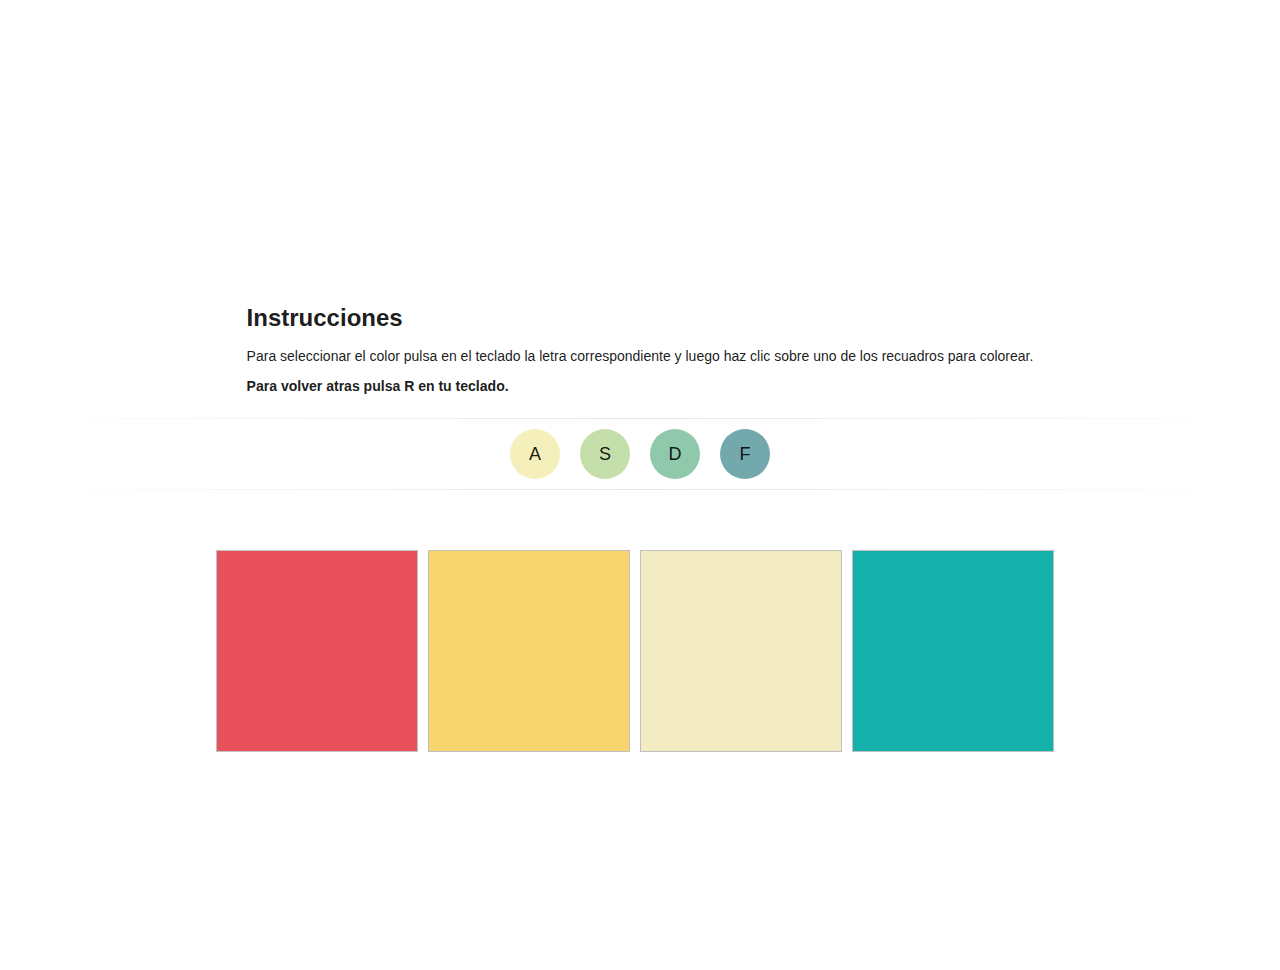
<file: index.html>
<!DOCTYPE html>
<html lang="en">
<head>
  <meta charset="UTF-8" />
  <meta http-equiv="X-UA-Compatible" content="IE=edge" />
  <meta name="viewport" content="width=device-width, initial-scale=1.0" />
  <link rel="stylesheet" href="/assets/css/style.css" />
  <title>Desafio Funciones</title>
</head>
<body>
  <section>
    <div class="text">
      <h1>Instrucciones</h1>
      <p>Para seleccionar el color pulsa en el teclado la letra correspondiente y luego haz clic sobre uno de los recuadros para colorear.</p>
      <h3>Para volver atras pulsa R en tu teclado.</h3>
    </div>
    <div class="line"></div>
    <div class="balls-row">
      <div class="ball" style="background:#f5f0bb">
        <div class="text-letter">
          <h2>A</h2>
        </div>
      </div>
      <div class="ball" style="background:#c4dfaa">
        <div class="text-letter">
          <h2>S</h2>
        </div>
      </div>
      <div class="ball" style="background:#90c8ac">
        <div class="text-letter">
          <h2>D</h2>
        </div>
      </div>
      <div class="ball" style="background:#73a9ad">
        <div class="text-letter">
          <h2>F</h2>
        </div>
      </div>
      <!-- <div class="ball" style="background:#73a9ad">
        <div class="text-letter">
          <h2>R</h2>
        </div>
      </div> -->
    </div>

    <div class="line"></div>


    <div class="box">
      <div class="box-color" id="caja1"
        style="width: 200px; height: 200px; border: 1px solid silver; background-color: #E8505B"></div>
      <div class="box-color" id="caja2"
        style="width: 200px; height: 200px; border: 1px solid silver; background-color: #F9D56E"></div>
      <div class="box-color" id="caja3"
        style="width: 200px; height: 200px; border: 1px solid silver; background-color: #F3ECC2"></div>
      <div class="box-color" id="caja4"
        style="width: 200px; height: 200px; border: 1px solid silver; background-color: #14B1AB"></div>
      <div>

  </section>
</body>
<script src="/assets/js/4_funcion.js"></script>
</html>
</file>
<file: assets/css/style.css>
body {
  font-family: "Poppins", sans-serif;
  font-size: 12px;
  color: rgba(0, 0, 0, 0.9);
  margin: 0;
  padding-top: 70px;
}

p{
  font-size: 14px;
}

section {
  height: 100vh;
  display: flex;
  flex-direction: column;
  justify-content: center;
  align-items: center;
  gap: 10px;

}

.line {
  height: 1px;
  background-image: linear-gradient(
    90deg,
    rgba(0, 0, 0, 0) 0%,
    #000000 50%,
    rgba(0, 0, 0, 0) 100%
  );
  opacity: 0.1;
  width: 100%;
}

.box {
  padding-top: 50px;
  display: flex;
  flex-wrap: wrap;
  gap: 10px;
  align-items: center;
  justify-content: center;
}

h2 {
  font-weight: 400;
}

.balls-row {
  display: flex;
  gap: 20px;
}
.ball {
  border-radius: 50%;
  height: 50px;
  width: 50px;
}

.key-row {
  display: flex;
}

.text-letter {
  display: flex;
  align-items: center;
  justify-content: center;
}
</file>
